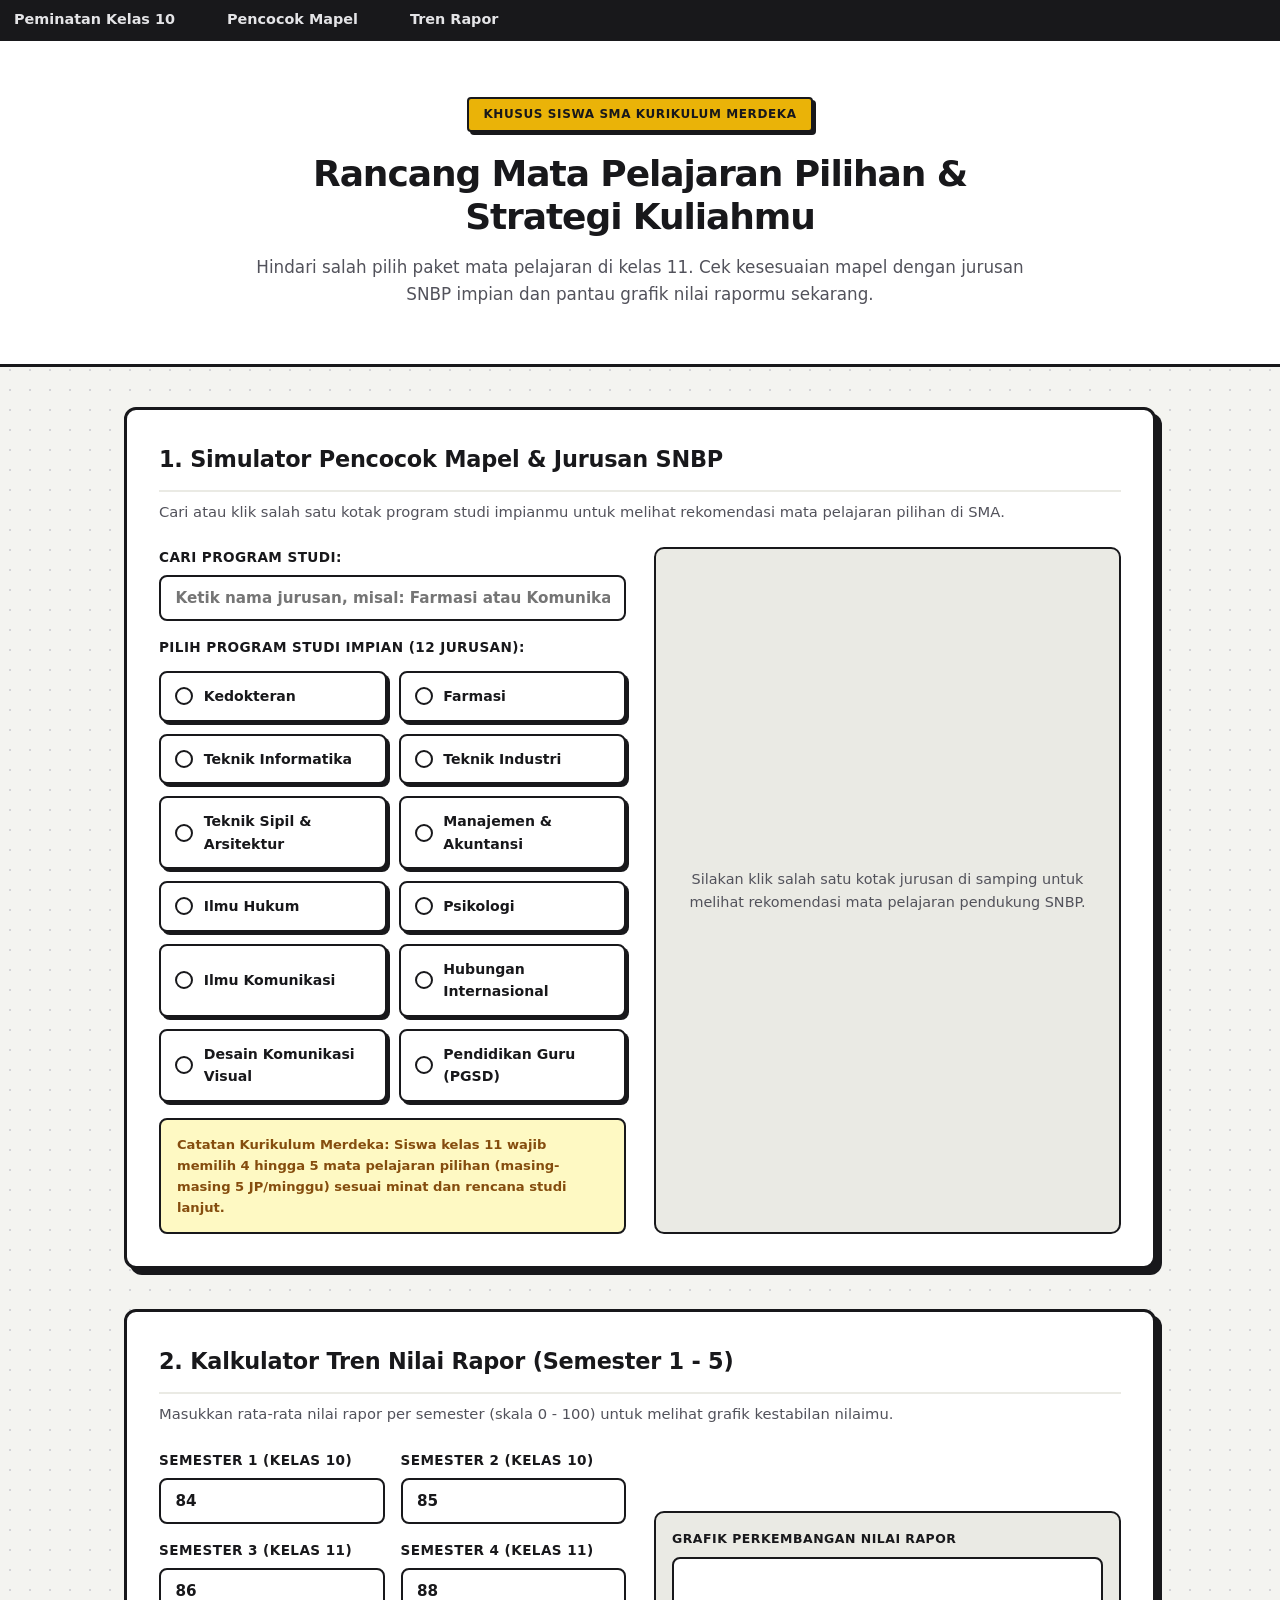
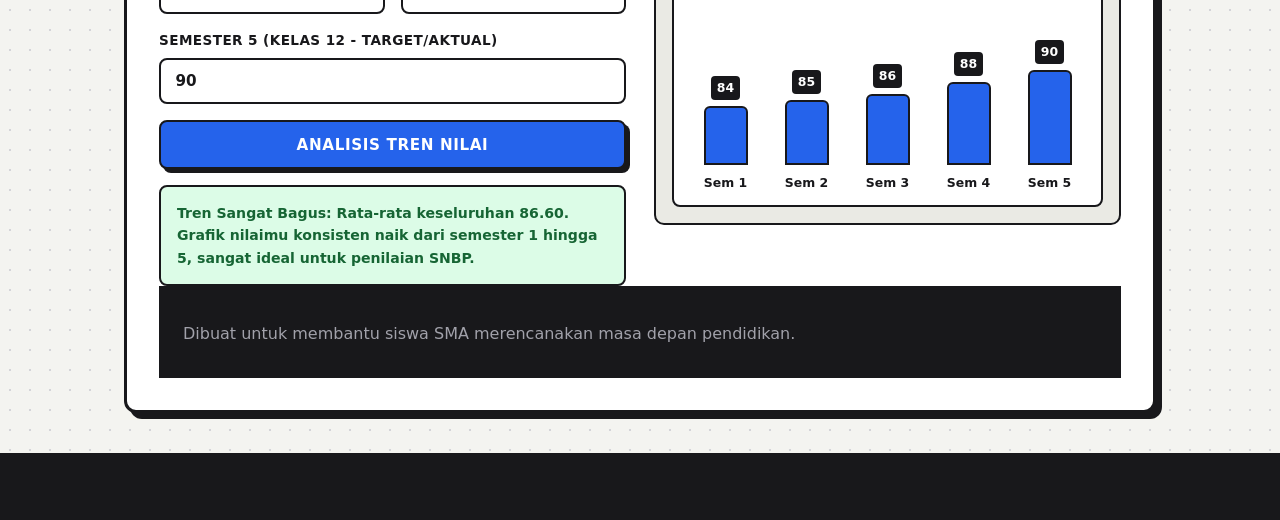
<file: index.html>
<!DOCTYPE html>
<html lang="id">
<head>
    <meta charset="UTF-8">
    <meta name="viewport" content="width=device-width, initial-scale=1.0">
    <title>Jalur Merdeka - Simulator Mapel & Strategi SNBP</title>
    <link rel="stylesheet" href="style.css">
</head>
<body>

    <nav>
            <div class="nav-links">
                <a href="kelas10.html">Peminatan Kelas 10</a>
                <a href="#simulator">Pencocok Mapel</a>
                <a href="#kalkulator">Tren Rapor</a>
            </div>
        </div>
    </nav>

    <header>
        <div class="header-inner">
            <span class="badge-tag">Khusus Siswa SMA Kurikulum Merdeka</span>
            <h1>Rancang Mata Pelajaran Pilihan & Strategi Kuliahmu</h1>
            <p>Hindari salah pilih paket mata pelajaran di kelas 11. Cek kesesuaian mapel dengan jurusan SNBP impian dan pantau grafik nilai rapormu sekarang.</p>
        </div>
    </header>

    <main>

        <section id="simulator" class="card-section">
            <h2>1. Simulator Pencocok Mapel & Jurusan SNBP</h2>
            <p class="section-desc">Cari atau klik salah satu kotak program studi impianmu untuk melihat rekomendasi mata pelajaran pilihan di SMA.</p>

            <div class="grid-2">
                <div>
                    <label class="field-label" for="cariJurusan">Cari Program Studi:</label>
                    <input type="text" id="cariJurusan" placeholder="Ketik nama jurusan, misal: Farmasi atau Komunikasi..." onkeyup="filterJurusan()" class="search-input">

                    <label class="field-label">Pilih Program Studi Impian (12 Jurusan):</label>
                    <div class="option-grid" id="daftarJurusanGrid">
                        <label class="option-box" data-nama="kedokteran pendidikan dokter">
                            <input type="radio" name="jurusanRadio" value="kedokteran" onchange="cekMapel()">
                            <span>Kedokteran</span>
                        </label>
                        <label class="option-box" data-nama="farmasi apoteker">
                            <input type="radio" name="jurusanRadio" value="farmasi" onchange="cekMapel()">
                            <span>Farmasi</span>
                        </label>
                        <label class="option-box" data-nama="teknik informatika ilmu komputer sistem informasi">
                            <input type="radio" name="jurusanRadio" value="informatika" onchange="cekMapel()">
                            <span>Teknik Informatika</span>
                        </label>
                        <label class="option-box" data-nama="teknik industri">
                            <input type="radio" name="jurusanRadio" value="industri" onchange="cekMapel()">
                            <span>Teknik Industri</span>
                        </label>
                        <label class="option-box" data-nama="teknik sipil arsitektur">
                            <input type="radio" name="jurusanRadio" value="sipil" onchange="cekMapel()">
                            <span>Teknik Sipil & Arsitektur</span>
                        </label>
                        <label class="option-box" data-nama="manajemen bisnis akuntansi ekonomi">
                            <input type="radio" name="jurusanRadio" value="manajemen" onchange="cekMapel()">
                            <span>Manajemen & Akuntansi</span>
                        </label>
                        <label class="option-box" data-nama="ilmu hukum">
                            <input type="radio" name="jurusanRadio" value="hukum" onchange="cekMapel()">
                            <span>Ilmu Hukum</span>
                        </label>
                        <label class="option-box" data-nama="psikologi">
                            <input type="radio" name="jurusanRadio" value="psikologi" onchange="cekMapel()">
                            <span>Psikologi</span>
                        </label>
                        <label class="option-box" data-nama="ilmu komunikasi public relations jurnalistik">
                            <input type="radio" name="jurusanRadio" value="komunikasi" onchange="cekMapel()">
                            <span>Ilmu Komunikasi</span>
                        </label>
                        <label class="option-box" data-nama="hubungan internasional hi politik">
                            <input type="radio" name="jurusanRadio" value="hi" onchange="cekMapel()">
                            <span>Hubungan Internasional</span>
                        </label>
                        <label class="option-box" data-nama="desain komunikasi visual dkv seni rupa">
                            <input type="radio" name="jurusanRadio" value="dkv" onchange="cekMapel()">
                            <span>Desain Komunikasi Visual</span>
                        </label>
                        <label class="option-box" data-nama="pendidikan guru sekolah dasar pgsd keguruan">
                            <input type="radio" name="jurusanRadio" value="pgsd" onchange="cekMapel()">
                            <span>Pendidikan Guru (PGSD)</span>
                        </label>
                    </div>

                    <div class="note-box">
                        Catatan Kurikulum Merdeka: Siswa kelas 11 wajib memilih 4 hingga 5 mata pelajaran pilihan (masing-masing 5 JP/minggu) sesuai minat dan rencana studi lanjut.
                    </div>
                </div>

                <div id="hasilMapel" class="result-panel">
                    <p class="placeholder-text">Silakan klik salah satu kotak jurusan di samping untuk melihat rekomendasi mata pelajaran pendukung SNBP.</p>
                </div>
            </div>
        </section>

        <section id="kalkulator" class="card-section">
            <h2>2. Kalkulator Tren Nilai Rapor (Semester 1 - 5)</h2>
            <p class="section-desc">Masukkan rata-rata nilai rapor per semester (skala 0 - 100) untuk melihat grafik kestabilan nilaimu.</p>

            <div class="grid-2 align-center">
                <div class="input-stack">
                    <div class="grid-2 compact-grid">
                        <div>
                            <label class="field-label" for="sem1">Semester 1 (Kelas 10)</label>
                            <input type="number" id="sem1" value="84" min="0" max="100" step="0.01" oninput="updateGrafik()">
                        </div>
                        <div>
                            <label class="field-label" for="sem2">Semester 2 (Kelas 10)</label>
                            <input type="number" id="sem2" value="85" min="0" max="100" step="0.01" oninput="updateGrafik()">
                        </div>
                        <div>
                            <label class="field-label" for="sem3">Semester 3 (Kelas 11)</label>
                            <input type="number" id="sem3" value="86" min="0" max="100" step="0.01" oninput="updateGrafik()">
                        </div>
                        <div>
                            <label class="field-label" for="sem4">Semester 4 (Kelas 11)</label>
                            <input type="number" id="sem4" value="88" min="0" max="100" step="0.01" oninput="updateGrafik()">
                        </div>
                    </div>
                    <div>
                        <label class="field-label" for="sem5">Semester 5 (Kelas 12 - Target/Aktual)</label>
                        <input type="number" id="sem5" value="90" min="0" max="100" step="0.01" oninput="updateGrafik()">
                    </div>
                    <button type="button" onclick="updateGrafik()" class="btn-solid">
                        Analisis Tren Nilai
                    </button>
                    <div id="statusTren" class="status-banner status-good"></div>
                </div>

                <div class="result-panel chart-box">
                    <div class="chart-heading">Grafik Perkembangan Nilai Rapor</div>
                    <div class="bar-chart-area">
                        <div class="bar-col">
                            <span id="lbl1" class="bar-val">84</span>
                            <div id="bar1" class="bar-fill"></div>
                            <span class="bar-name">Sem 1</span>
                        </div>
                        <div class="bar-col">
                            <span id="lbl2" class="bar-val">85</span>
                            <div id="bar2" class="bar-fill"></div>
                            <span class="bar-name">Sem 2</span>
                        </div>
                        <div class="bar-col">
                            <span id="lbl3" class="bar-val">86</span>
                            <div id="bar3" class="bar-fill"></div>
                            <span class="bar-name">Sem 3</span>
                        </div>
                        <div class="bar-col">
                            <span id="lbl4" class="bar-val">88</span>
                            <div id="bar4" class="bar-fill"></div>
                            <span class="bar-name">Sem 4</span>
                        </div>
                        <div class="bar-col">
                            <span id="lbl5" class="bar-val">90</span>
                            <div id="bar5" class="bar-fill"></div>
                            <span class="bar-name">Sem 5</span>
                        </div>
                    </div>
                </div>
            </div>
        <footer>
        <p>Dibuat untuk membantu siswa SMA merencanakan masa depan pendidikan.</p>
    </footer>

    <script src="script.js"></script>
</body>
</html>


    </main>

    <footer>
</file>
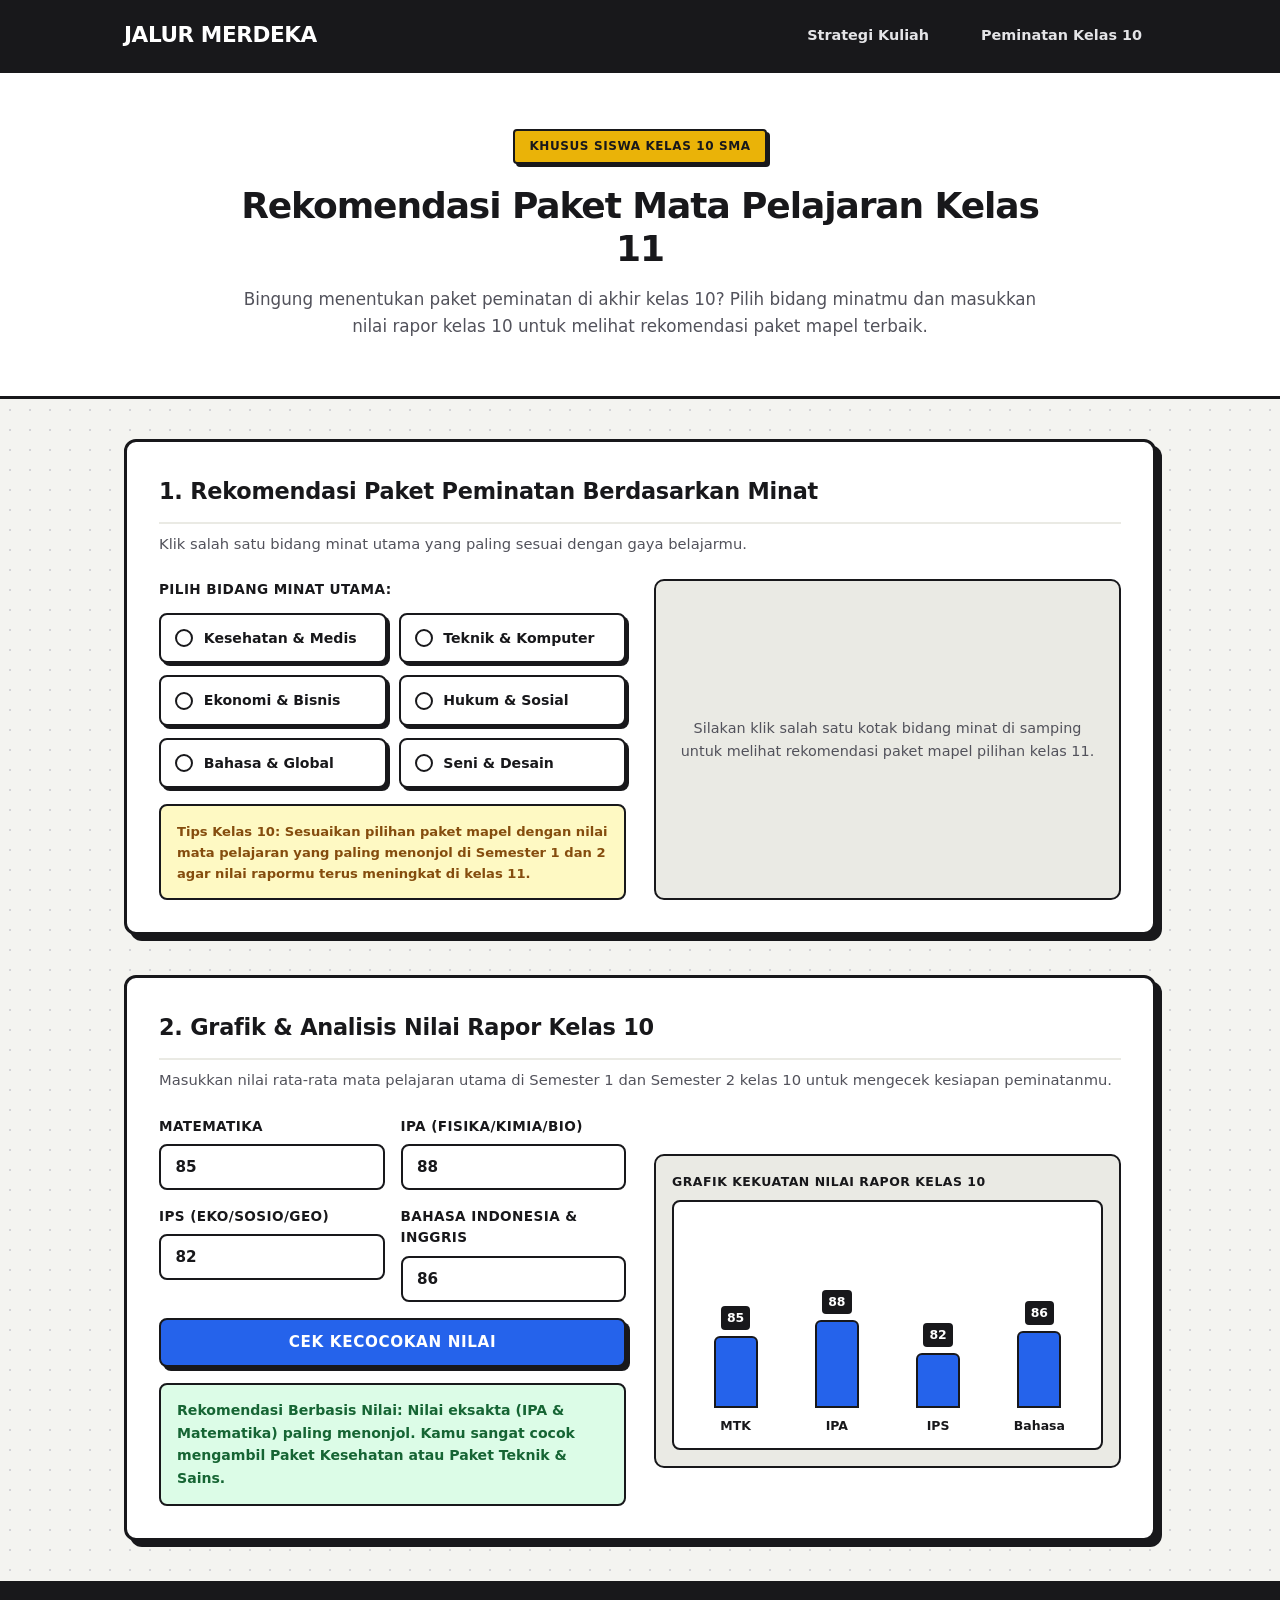
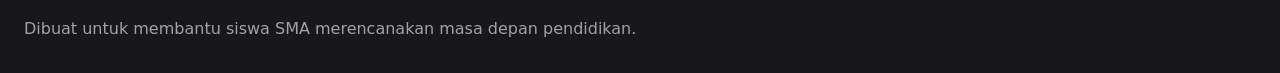
<file: kelas10.html>
<!DOCTYPE html>
<html lang="id">
<head>
    <meta charset="UTF-8">
    <meta name="viewport" content="width=device-width, initial-scale=1.0">
    <title>Jalur Merdeka - Rekomendasi Peminatan Kelas 10</title>
    <link rel="stylesheet" href="style.css">
</head>
<body>

    <nav>
        <div class="nav-container">
            <div class="brand-title">Jalur Merdeka</div>
            <div class="nav-links">
                <a href="index.html">Strategi Kuliah</a>
                <a href="kelas10.html">Peminatan Kelas 10</a>
            </div>
        </div>
    </nav>

    <header>
        <div class="header-inner">
            <span class="badge-tag">Khusus Siswa Kelas 10 SMA</span>
            <h1>Rekomendasi Paket Mata Pelajaran Kelas 11</h1>
            <p>Bingung menentukan paket peminatan di akhir kelas 10? Pilih bidang minatmu dan masukkan nilai rapor kelas 10 untuk melihat rekomendasi paket mapel terbaik.</p>
        </div>
    </header>

    <main>

        <section class="card-section">
            <h2>1. Rekomendasi Paket Peminatan Berdasarkan Minat</h2>
            <p class="section-desc">Klik salah satu bidang minat utama yang paling sesuai dengan gaya belajarmu.</p>

            <div class="grid-2">
                <div>
                    <label class="field-label">Pilih Bidang Minat Utama:</label>
                    <div class="option-grid">
                        <label class="option-box">
                            <input type="radio" name="minatRadio" value="kesehatan" onchange="cekMinatKelas10()">
                            <span>Kesehatan & Medis</span>
                        </label>
                        <label class="option-box">
                            <input type="radio" name="minatRadio" value="teknik" onchange="cekMinatKelas10()">
                            <span>Teknik & Komputer</span>
                        </label>
                        <label class="option-box">
                            <input type="radio" name="minatRadio" value="bisnis" onchange="cekMinatKelas10()">
                            <span>Ekonomi & Bisnis</span>
                        </label>
                        <label class="option-box">
                            <input type="radio" name="minatRadio" value="sosial" onchange="cekMinatKelas10()">
                            <span>Hukum & Sosial</span>
                        </label>
                        <label class="option-box">
                            <input type="radio" name="minatRadio" value="bahasa" onchange="cekMinatKelas10()">
                            <span>Bahasa & Global</span>
                        </label>
                        <label class="option-box">
                            <input type="radio" name="minatRadio" value="kreatif" onchange="cekMinatKelas10()">
                            <span>Seni & Desain</span>
                        </label>
                    </div>

                    <div class="note-box">
                        Tips Kelas 10: Sesuaikan pilihan paket mapel dengan nilai mata pelajaran yang paling menonjol di Semester 1 dan 2 agar nilai rapormu terus meningkat di kelas 11.
                    </div>
                </div>

                <div id="hasilMinat10" class="result-panel">
                    <p class="placeholder-text">Silakan klik salah satu kotak bidang minat di samping untuk melihat rekomendasi paket mapel pilihan kelas 11.</p>
                </div>
            </div>
        </section>

        <section class="card-section">
            <h2>2. Grafik & Analisis Nilai Rapor Kelas 10</h2>
            <p class="section-desc">Masukkan nilai rata-rata mata pelajaran utama di Semester 1 dan Semester 2 kelas 10 untuk mengecek kesiapan peminatanmu.</p>

            <div class="grid-2 align-center">
                <div class="input-stack">
                    <div class="grid-2 compact-grid">
                        <div>
                            <label class="field-label" for="nMtk">Matematika</label>
                            <input type="number" id="nMtk" value="85" min="0" max="100" step="0.01" oninput="updateGrafik10()">
                        </div>
                        <div>
                            <label class="field-label" for="nIpa">IPA (Fisika/Kimia/Bio)</label>
                            <input type="number" id="nIpa" value="88" min="0" max="100" step="0.01" oninput="updateGrafik10()">
                        </div>
                        <div>
                            <label class="field-label" for="nIps">IPS (Eko/Sosio/Geo)</label>
                            <input type="number" id="nIps" value="82" min="0" max="100" step="0.01" oninput="updateGrafik10()">
                        </div>
                        <div>
                            <label class="field-label" for="nBhs">Bahasa Indonesia & Inggris</label>
                            <input type="number" id="nBhs" value="86" min="0" max="100" step="0.01" oninput="updateGrafik10()">
                        </div>
                    </div>
                    <button type="button" onclick="updateGrafik10()" class="btn-solid">
                        Cek Kecocokan Nilai
                    </button>
                    <div id="statusNilai10" class="status-banner status-good"></div>
                </div>

                <div class="result-panel chart-box">
                    <div class="chart-heading">Grafik Kekuatan Nilai Rapor Kelas 10</div>
                    <div class="bar-chart-area">
                        <div class="bar-col">
                            <span id="lblK1" class="bar-val">85</span>
                            <div id="barK1" class="bar-fill"></div>
                            <span class="bar-name">MTK</span>
                        </div>
                        <div class="bar-col">
                            <span id="lblK2" class="bar-val">88</span>
                            <div id="barK2" class="bar-fill"></div>
                            <span class="bar-name">IPA</span>
                        </div>
                        <div class="bar-col">
                            <span id="lblK3" class="bar-val">82</span>
                            <div id="barK3" class="bar-fill"></div>
                            <span class="bar-name">IPS</span>
                        </div>
                        <div class="bar-col">
                            <span id="lblK4" class="bar-val">86</span>
                            <div id="barK4" class="bar-fill"></div>
                            <span class="bar-name">Bahasa</span>
                        </div>
                    </div>
                </div>
            </div>
        </section>

    </main>

    <footer>
        <p>Dibuat untuk membantu siswa SMA merencanakan masa depan pendidikan.</p>
    </footer>

    <script src="kelas10.js"></script>
</body>
</html>
</file>
<file: style.css>
:root {
  --bg-page: #f4f4f0;
  --bg-card: #ffffff;
  --bg-subtle: #eaeae4;
  --ink-primary: #18181b;
  --ink-secondary: #52525b;
  --accent-primary: #2563eb;
  --accent-hover: #1d4ed8;
  --accent-secondary: #eab308;
  --border-dark: #18181b;
  --border-light: #d4d4d8;
  --status-success-bg: #dcfce7;
  --status-success-text: #166534;
  --status-warn-bg: #fef9c3;
  --status-warn-text: #854d0e;
}

* {
  box-sizing: border-box;
  margin: 0;
  padding: 0;
}

body {
  font-family: system-ui, -apple-system, BlinkMacSystemFont, "Segoe UI", Roboto, sans-serif;
  background-color: var(--bg-page);
  background-image: radial-gradient(#d4d4d8 1px, transparent 1px);
  background-size: 20px 20px;
  color: var(--ink-primary);
  line-height: 1.6;
}

nav {
  background-color: var(--ink-primary);
  color: #ffffff;
  border-bottom: 3px solid var(--border-dark);
  position: sticky;
  top: 0;
  z-index: 50;
}

.nav-container {
  max-width: 1080px;
  margin: 0 auto;
  padding: 1rem 1.5rem;
  display: flex;
  justify-content: space-between;
  align-items: center;
}

.brand-title {
  font-size: 1.35rem;
  font-weight: 800;
  letter-spacing: -0.02em;
  text-transform: uppercase;
}

.nav-links {
  display: flex;
  gap: 1.5rem;
}

.nav-links a {
  color: #e4e4e7;
  text-decoration: none;
  font-size: 0.9rem;
  font-weight: 600;
  padding: 0.35rem 0.75rem;
  border: 2px solid transparent;
  border-radius: 6px;
  transition: all 0.15s ease;
}

.nav-links a:hover {
  background-color: var(--accent-secondary);
  color: var(--ink-primary);
  border-color: var(--border-dark);
}

header {
  background-color: var(--bg-card);
  border-bottom: 3px solid var(--border-dark);
  padding: 3.5rem 1.5rem;
  text-align: center;
}

.header-inner {
  max-width: 800px;
  margin: 0 auto;
}

.badge-tag {
  display: inline-block;
  background-color: var(--accent-secondary);
  color: var(--ink-primary);
  font-size: 0.75rem;
  font-weight: 800;
  text-transform: uppercase;
  letter-spacing: 0.05em;
  padding: 0.35rem 0.9rem;
  border: 2px solid var(--border-dark);
  border-radius: 4px;
  box-shadow: 3px 3px 0px var(--border-dark);
}

header h1 {
  margin-top: 1.25rem;
  font-size: 2.25rem;
  font-weight: 800;
  line-height: 1.2;
  letter-spacing: -0.03em;
}

header p {
  margin-top: 1rem;
  color: var(--ink-secondary);
  font-size: 1.05rem;
}

main {
  max-width: 1080px;
  margin: 0 auto;
  padding: 2.5rem 1.5rem;
  display: flex;
  flex-direction: column;
  gap: 2.5rem;
}

.card-section {
  background-color: var(--bg-card);
  border: 3px solid var(--border-dark);
  border-radius: 12px;
  padding: 2rem;
  box-shadow: 6px 6px 0px var(--border-dark);
}

.card-section h2 {
  font-size: 1.4rem;
  font-weight: 800;
  letter-spacing: -0.01em;
  border-bottom: 2px solid var(--bg-subtle);
  padding-bottom: 0.75rem;
}

.section-desc {
  font-size: 0.92rem;
  color: var(--ink-secondary);
  margin-top: 0.5rem;
}

.grid-2 {
  display: grid;
  grid-template-columns: repeat(auto-fit, minmax(280px, 1fr));
  gap: 1.75rem;
  margin-top: 1.5rem;
}

.grid-2.align-center {
  align-items: center;
}

.grid-2.compact-grid {
  margin-top: 0;
  gap: 1rem;
  grid-template-columns: repeat(auto-fit, minmax(180px, 1fr));
}

.grid-3 {
  display: grid;
  grid-template-columns: repeat(auto-fit, minmax(260px, 1fr));
  gap: 1.25rem;
  margin-top: 1.5rem;
}

.input-stack {
  display: flex;
  flex-direction: column;
  gap: 1rem;
}

.search-input {
  margin-bottom: 1rem;
}

.option-grid {
  display: grid;
  grid-template-columns: repeat(auto-fit, minmax(180px, 1fr));
  gap: 0.75rem;
  margin-top: 0.75rem;
}

.option-box {
  position: relative;
  display: flex;
  align-items: center;
  gap: 0.65rem;
  background-color: var(--bg-card);
  border: 2px solid var(--border-dark);
  border-radius: 8px;
  padding: 0.75rem 0.9rem;
  cursor: pointer;
  font-size: 0.88rem;
  font-weight: 600;
  box-shadow: 3px 3px 0px var(--border-dark);
  transition: transform 0.1s ease, background-color 0.15s ease;
  user-select: none;
}

.option-box:hover {
  background-color: var(--bg-subtle);
  transform: translate(-1px, -1px);
  box-shadow: 4px 4px 0px var(--border-dark);
}

.option-box input[type="checkbox"],
.option-box input[type="radio"] {
  appearance: none;
  width: 18px;
  height: 18px;
  border: 2px solid var(--border-dark);
  border-radius: 4px;
  background-color: #ffffff;
  cursor: pointer;
  flex-shrink: 0;
  display: grid;
  place-content: center;
}

.option-box input[type="radio"] {
  border-radius: 50%;
}

.option-box input[type="checkbox"]:checked,
.option-box input[type="radio"]:checked {
  background-color: var(--accent-primary);
}

.option-box input[type="checkbox"]:checked::before {
  content: "";
  width: 9px;
  height: 9px;
  background-color: #ffffff;
  clip-path: polygon(14% 44%, 0 65%, 50% 100%, 100% 16%, 80% 0%, 43% 62%);
}

.option-box input[type="radio"]:checked::before {
  content: "";
  width: 8px;
  height: 8px;
  border-radius: 50%;
  background-color: #ffffff;
}

.option-box:has(input:checked) {
  background-color: #dbeafe;
  border-color: var(--accent-primary);
  box-shadow: 3px 3px 0px var(--accent-primary);
}

label.field-label {
  display: block;
  font-size: 0.85rem;
  font-weight: 700;
  margin-bottom: 0.4rem;
  text-transform: uppercase;
  letter-spacing: 0.03em;
}

select,
input[type="number"],
input[type="text"] {
  width: 100%;
  padding: 0.75rem 0.9rem;
  font-family: inherit;
  font-size: 0.95rem;
  font-weight: 600;
  color: var(--ink-primary);
  background-color: var(--bg-card);
  border: 2px solid var(--border-dark);
  border-radius: 8px;
  outline: none;
}

select:focus,
input[type="number"]:focus,
input[type="text"]:focus {
  border-color: var(--accent-primary);
  box-shadow: 3px 3px 0px var(--accent-primary);
}

.btn-solid {
  width: 100%;
  padding: 0.85rem 1.25rem;
  font-family: inherit;
  font-size: 0.95rem;
  font-weight: 700;
  text-transform: uppercase;
  letter-spacing: 0.04em;
  color: #ffffff;
  background-color: var(--accent-primary);
  border: 2px solid var(--border-dark);
  border-radius: 8px;
  box-shadow: 4px 4px 0px var(--border-dark);
  cursor: pointer;
  transition: transform 0.1s ease, background-color 0.15s ease;
}

.btn-solid:hover {
  background-color: var(--accent-hover);
  transform: translate(-1px, -1px);
  box-shadow: 5px 5px 0px var(--border-dark);
}

.btn-solid:active {
  transform: translate(2px, 2px);
  box-shadow: 1px 1px 0px var(--border-dark);
}

.result-panel {
  background-color: var(--bg-subtle);
  border: 2px solid var(--border-dark);
  border-radius: 10px;
  padding: 1.5rem;
  display: flex;
  flex-direction: column;
  justify-content: center;
}

.result-panel.chart-box {
  padding: 1rem;
  min-height: 280px;
}

.placeholder-text {
  font-size: 0.9rem;
  color: var(--ink-secondary);
  text-align: center;
}

.result-title {
  font-size: 1.15rem;
  font-weight: 800;
  color: var(--accent-primary);
}

.result-block {
  margin-top: 0.85rem;
}

.result-label-priority {
  font-size: 0.75rem;
  font-weight: 800;
  text-transform: uppercase;
  color: #be123c;
  display: block;
}

.result-value-priority {
  font-size: 0.95rem;
  font-weight: 800;
  margin-top: 0.25rem;
  color: var(--ink-primary);
}

.result-label-secondary {
  font-size: 0.75rem;
  font-weight: 800;
  text-transform: uppercase;
  color: var(--ink-secondary);
  display: block;
}

.result-value-secondary {
  font-size: 0.88rem;
  font-weight: 600;
  margin-top: 0.25rem;
}

.strategy-box {
  margin-top: 1rem;
  padding: 0.75rem;
  background-color: #ffffff;
  border: 2px solid var(--border-dark);
  border-radius: 6px;
  font-size: 0.82rem;
}

.chart-heading {
  font-size: 0.78rem;
  font-weight: 800;
  text-transform: uppercase;
  letter-spacing: 0.04em;
  margin-bottom: 0.5rem;
  color: var(--ink-primary);
}

.bar-chart-area {
  background-color: #ffffff;
  border: 2px solid var(--border-dark);
  border-radius: 8px;
  padding: 1.25rem 1rem 0.75rem 1rem;
  height: 250px;
  display: flex;
  align-items: flex-end;
  justify-content: space-around;
  gap: 10px;
}

.bar-col {
  flex: 1;
  height: 100%;
  display: flex;
  flex-direction: column;
  justify-content: flex-end;
  align-items: center;
}

.bar-val {
  font-size: 0.78rem;
  font-weight: 800;
  margin-bottom: 6px;
  background-color: var(--ink-primary);
  color: #ffffff;
  padding: 2px 6px;
  border-radius: 4px;
}

.bar-fill {
  width: 100%;
  max-width: 44px;
  height: 55%;
  background-color: var(--accent-primary);
  border: 2px solid var(--border-dark);
  border-radius: 6px 6px 0 0;
  transition: height 0.25s ease;
}

.bar-name {
  font-size: 0.78rem;
  font-weight: 800;
  margin-top: 8px;
}

.note-box {
  margin-top: 1rem;
  padding: 0.9rem 1rem;
  background-color: var(--status-warn-bg);
  color: var(--status-warn-text);
  border: 2px solid var(--border-dark);
  border-radius: 8px;
  font-size: 0.82rem;
  font-weight: 600;
}

.status-banner {
  padding: 0.9rem 1rem;
  border: 2px solid var(--border-dark);
  border-radius: 8px;
  font-size: 0.88rem;
  font-weight: 600;
}

.status-good {
  background-color: var(--status-success-bg);
  color: var(--status-success-text);
}

.status-warn {
  background-color: var(--status-warn-bg);
  color: var(--status-warn-text);
}

.idea-card {
  background-color: var(--bg-card);
  border: 2px solid var(--border-dark);
  border-radius: 10px;
  padding: 1.25rem;
  box-shadow: 4px 4px 0px var(--border-dark);
  display: flex;
  flex-direction: column;
  gap: 0.5rem;
}

.idea-tag {
  align-self: flex-start;
  font-size: 0.72rem;
  font-weight: 800;
  text-transform: uppercase;
  padding: 0.25rem 0.6rem;
  background-color: var(--bg-subtle);
  border: 1.5px solid var(--border-dark);
  border-radius: 4px;
}

.idea-card h3 {
  font-size: 1.05rem;
  font-weight: 800;
}

.idea-card p {
  font-size: 0.86rem;
  color: var(--ink-secondary);
}

footer {
  background-color: var(--ink-primary);
  color: #a1a1aa;
  border-top: 3px solid var(--border-dark);
  padding: 2rem 1.5rem;
</file>
